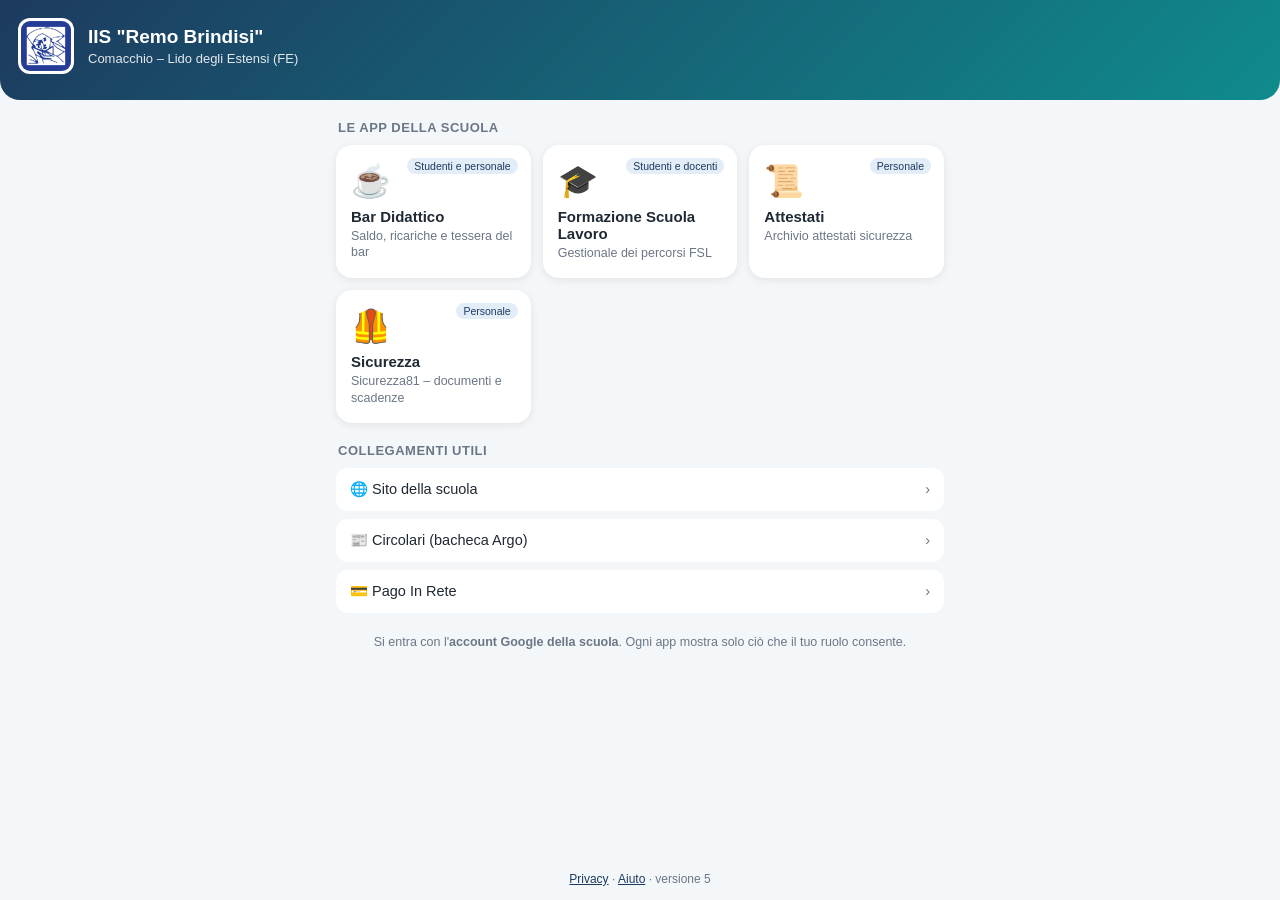
<file: sito/index.html>
<!DOCTYPE html>
<html lang="it">
<head>
<meta charset="utf-8">
<meta name="viewport" content="width=device-width, initial-scale=1, viewport-fit=cover">
<title>IIS "Remo Brindisi" – App della scuola</title>
<meta name="description" content="Le app dell'IIS Remo Brindisi di Comacchio – Lido degli Estensi: Bar Didattico, Formazione Scuola Lavoro, Attestati, Sicurezza.">
<meta name="theme-color" content="#1d3a5f">
<link rel="manifest" href="manifest.webmanifest">
<link rel="icon" type="image/png" sizes="32x32" href="icone/favicon-32.png">
<link rel="icon" type="image/png" sizes="48x48" href="icone/favicon-48.png">
<link rel="apple-touch-icon" href="icone/apple-touch-icon.png">
<meta name="apple-mobile-web-app-capable" content="yes">
<meta name="apple-mobile-web-app-title" content="Brindisi">
<meta name="apple-mobile-web-app-status-bar-style" content="black-translucent">
<link rel="stylesheet" href="stile.css">
</head>
<body>
<header class="testa">
  <img class="logo" src="icone/logo.png" alt="Logo IIS Remo Brindisi" width="56" height="56">
  <div>
    <h1 id="nomeScuola">IIS "Remo Brindisi"</h1>
    <p id="sottotitolo">Comacchio – Lido degli Estensi (FE)</p>
  </div>
</header>

<main>
  <div id="installa" class="installa" hidden>
    <div><b>Installa l'app sul telefono</b><span id="installaTesto">Avrai l'icona della scuola nella schermata Home.</span></div>
    <button id="installaBtn" type="button">Installa</button>
    <button id="installaChiudi" class="chiudi" type="button" aria-label="Non mostrare più">✕</button>
  </div>

  <h2>Le app della scuola</h2>
  <div id="griglia" class="griglia"></div>

  <h2 id="titoloLink">Collegamenti utili</h2>
  <div id="collegamenti"></div>

  <p class="nota">Si entra con l'<b>account Google della scuola</b>. Ogni app mostra solo ciò che il tuo ruolo consente.</p>
</main>

<footer>
  <a href="privacy.html">Privacy</a> · <a href="aiuto.html">Aiuto</a> · <span id="versione"></span>
</footer>

<script src="config.js"></script>
<script src="app.js"></script>
</body>
</html>
</file>
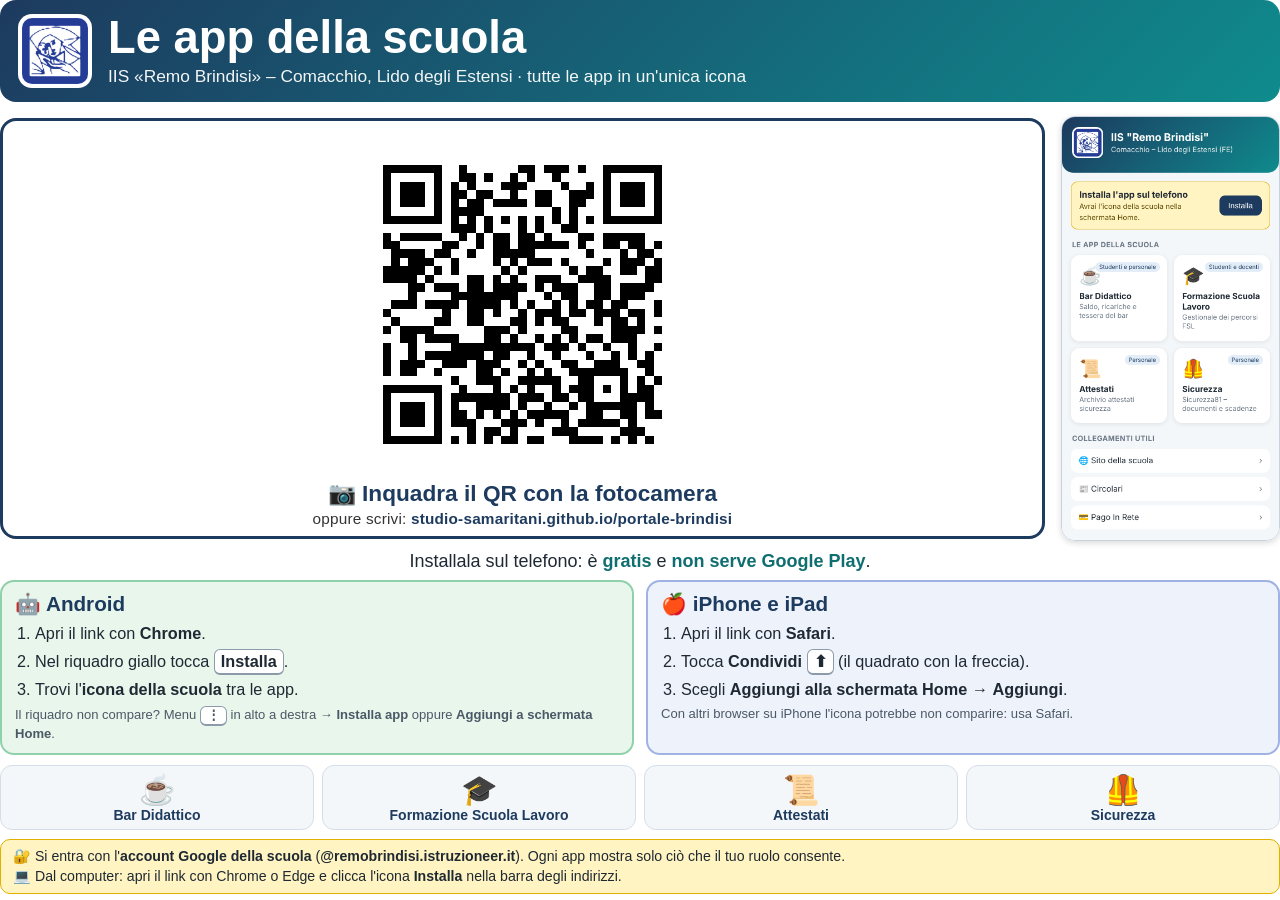
<file: materiale/locandina.html>
<!DOCTYPE html>
<html lang="it">
<head>
<meta charset="utf-8">
<title>Le app della scuola – locandina</title>
<style>
@page { size: A4; margin: 9mm; }
* { box-sizing: border-box; }
body { margin: 0; font-family: Arial, Helvetica, sans-serif; color: #1f2933; }
.testa { background: linear-gradient(135deg, #1d3a5f, #0f8b8d); color: #fff; border-radius: 16px; padding: 14px 18px; display: flex; align-items: center; gap: 16px; }
.testa img { width: 74px; height: 74px; border-radius: 14px; background: #fff; padding: 4px; }
.testa h1 { margin: 0; font-size: 34pt; line-height: 1; }
.testa p { margin: 6px 0 0; font-size: 13pt; opacity: .95; }
.centro { display: flex; align-items: center; gap: 16px; margin: 14px 0 10px; }
.qr { flex: 1; text-align: center; border: 3px solid #1d3a5f; border-radius: 16px; padding: 10px 10px 8px; }
.qr img { width: 92mm; height: 92mm; display: block; margin: 0 auto; }
.qr b { display: block; font-size: 17pt; color: #1d3a5f; margin-top: 2px; }
.qr .url { font-size: 11.5pt; color: #333; margin-top: 3px; letter-spacing: .2px; }
.tel { width: 58mm; border: 1px solid #c9d3df; border-radius: 14px; box-shadow: 0 2px 6px rgba(0,0,0,.15); }
.gratis { text-align: center; font-size: 13.5pt; margin: 4px 0 8px; }
.gratis b { color: #0f6e70; }
.due { display: flex; gap: 12px; }
.col { flex: 1; border-radius: 14px; padding: 10px 13px; }
.col.a { background: #e9f6ec; border: 2px solid #8fd1aa; }
.col.i { background: #eef2fb; border: 2px solid #9fb2e3; }
.col h2 { margin: 0 0 6px; font-size: 15.5pt; color: #1d3a5f; }
.col ol { margin: 0; padding-left: 20px; font-size: 12.2pt; line-height: 1.45; }
.col li { margin: 3px 0; }
.col small { display: block; font-size: 9.8pt; color: #4b5866; margin-top: 4px; line-height: 1.3; }
.k { display: inline-block; border: 1px solid #8c9aab; border-bottom-width: 2px; border-radius: 6px; padding: 0 6px; background: #fff; font-weight: bold; white-space: nowrap; }
.app { margin-top: 10px; display: flex; gap: 8px; }
.app div { flex: 1; text-align: center; background: #f4f7fa; border: 1px solid #d5dee8; border-radius: 12px; padding: 6px 4px; font-size: 10.5pt; font-weight: bold; color: #1d3a5f; }
.app span { display: block; font-size: 22pt; line-height: 1.2; }
.nota { margin-top: 9px; background: #fff4c2; border: 1px solid #e0b100; border-radius: 10px; padding: 7px 12px; font-size: 10.6pt; line-height: 1.38; }
</style>
</head>
<body>
<div class="testa">
  <img src="logo.png" alt="">
  <div><h1>Le app della scuola</h1><p>IIS «Remo Brindisi» – Comacchio, Lido degli Estensi · tutte le app in un'unica icona</p></div>
</div>

<div class="centro">
  <div class="qr">
    <img src="qr-portale.svg" alt="QR del portale">
    <b>📷 Inquadra il QR con la fotocamera</b>
    <div class="url">oppure scrivi: <b style="display:inline;font-size:11.5pt">studio-samaritani.github.io/portale-brindisi</b></div>
  </div>
  <img class="tel" src="portale-tel.png" alt="Il portale sul telefono">
</div>

<p class="gratis">Installala sul telefono: è <b>gratis</b> e <b>non serve Google Play</b>.</p>

<div class="due">
  <div class="col a">
    <h2>🤖 Android</h2>
    <ol>
      <li>Apri il link con <b>Chrome</b>.</li>
      <li>Nel riquadro giallo tocca <span class="k">Installa</span>.</li>
      <li>Trovi l'<b>icona della scuola</b> tra le app.</li>
    </ol>
    <small>Il riquadro non compare? Menu <span class="k">⋮</span> in alto a destra → <b>Installa app</b> oppure <b>Aggiungi a schermata Home</b>.</small>
  </div>
  <div class="col i">
    <h2>🍎 iPhone e iPad</h2>
    <ol>
      <li>Apri il link con <b>Safari</b>.</li>
      <li>Tocca <b>Condividi</b> <span class="k">⬆︎</span> (il quadrato con la freccia).</li>
      <li>Scegli <b>Aggiungi alla schermata Home</b> → <b>Aggiungi</b>.</li>
    </ol>
    <small>Con altri browser su iPhone l'icona potrebbe non comparire: usa Safari.</small>
  </div>
</div>

<div class="app">
  <div><span>☕</span>Bar Didattico</div>
  <div><span>🎓</span>Formazione Scuola Lavoro</div>
  <div><span>📜</span>Attestati</div>
  <div><span>🦺</span>Sicurezza</div>
</div>

<div class="nota">
  🔐 Si entra con l'<b>account Google della scuola</b> (<b>@remobrindisi.istruzioneer.it</b>). Ogni app mostra solo ciò che il tuo ruolo consente.<br>
  💻 Dal computer: apri il link con Chrome o Edge e clicca l'icona <b>Installa</b> nella barra degli indirizzi.
</div>
</body>
</html>
</file>
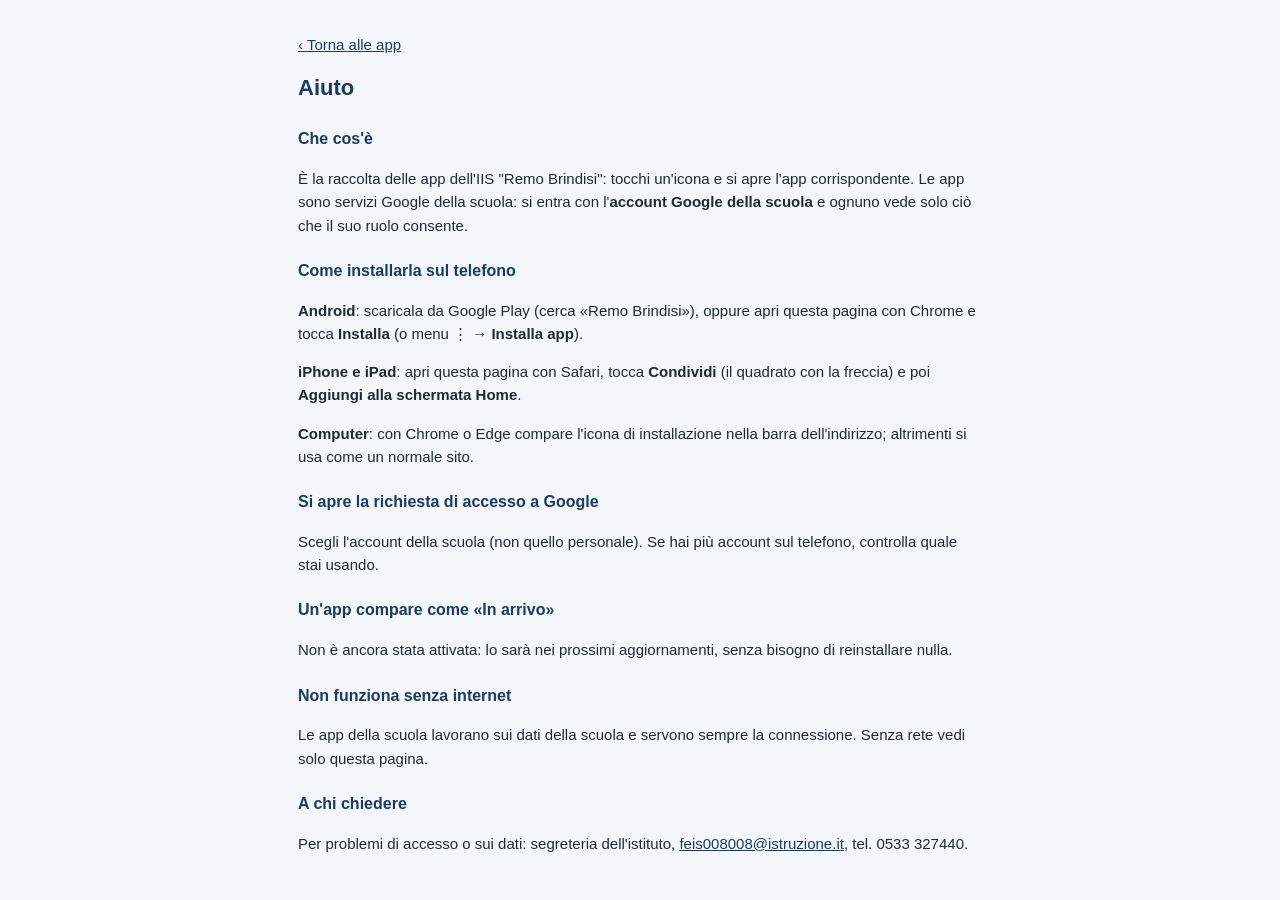
<file: sito/aiuto.html>
<!DOCTYPE html>
<html lang="it"><head><meta charset="utf-8"><meta name="viewport" content="width=device-width, initial-scale=1">
<title>Aiuto – App della scuola IIS "Remo Brindisi"</title><meta name="theme-color" content="#1d3a5f"><link rel="stylesheet" href="stile.css"></head>
<body><div class="pagina">
<p><a href="./">‹ Torna alle app</a></p>
<h1>Aiuto</h1>
<h2>Che cos'è</h2>
<p>È la raccolta delle app dell'IIS "Remo Brindisi": tocchi un'icona e si apre l'app corrispondente. Le app sono servizi Google della scuola: si entra con l'<b>account Google della scuola</b> e ognuno vede solo ciò che il suo ruolo consente.</p>
<h2 id="installare">Come installarla sul telefono</h2>
<p><b>Android</b>: scaricala da Google Play (cerca «Remo Brindisi»), oppure apri questa pagina con Chrome e tocca <b>Installa</b> (o menu ⋮ → <b>Installa app</b>).</p>
<p><b>iPhone e iPad</b>: apri questa pagina con Safari, tocca <b>Condividi</b> (il quadrato con la freccia) e poi <b>Aggiungi alla schermata Home</b>.</p>
<p><b>Computer</b>: con Chrome o Edge compare l'icona di installazione nella barra dell'indirizzo; altrimenti si usa come un normale sito.</p>
<h2>Si apre la richiesta di accesso a Google</h2>
<p>Scegli l'account della scuola (non quello personale). Se hai più account sul telefono, controlla quale stai usando.</p>
<h2>Un'app compare come «In arrivo»</h2>
<p>Non è ancora stata attivata: lo sarà nei prossimi aggiornamenti, senza bisogno di reinstallare nulla.</p>
<h2>Non funziona senza internet</h2>
<p>Le app della scuola lavorano sui dati della scuola e servono sempre la connessione. Senza rete vedi solo questa pagina.</p>
<h2>A chi chiedere</h2>
<p>Per problemi di accesso o sui dati: segreteria dell'istituto, <a href="mailto:feis008008@istruzione.it">feis008008@istruzione.it</a>, tel. 0533 327440.</p>
</div></body></html>
</file>
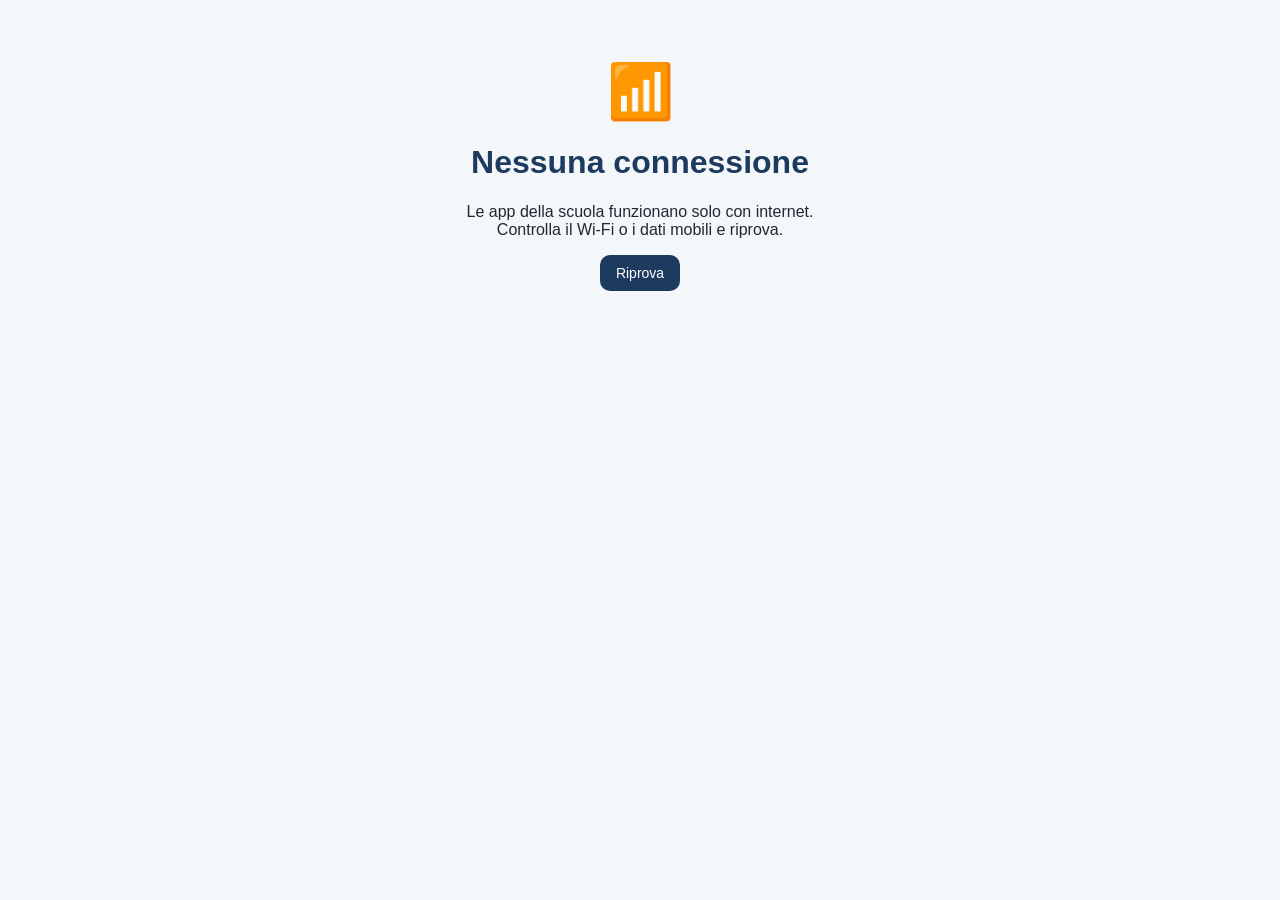
<file: sito/offline.html>
<!DOCTYPE html>
<html lang="it"><head><meta charset="utf-8"><meta name="viewport" content="width=device-width, initial-scale=1">
<title>Senza connessione – IIS "Remo Brindisi"</title><meta name="theme-color" content="#1d3a5f"><link rel="stylesheet" href="stile.css"></head>
<body><div class="offline"><div class="ico">📶</div><h1 style="color:#1d3a5f">Nessuna connessione</h1>
<p>Le app della scuola funzionano solo con internet.<br>Controlla il Wi-Fi o i dati mobili e riprova.</p>
<button class="btn" onclick="location.href='./'">Riprova</button></div></body></html>
</file>
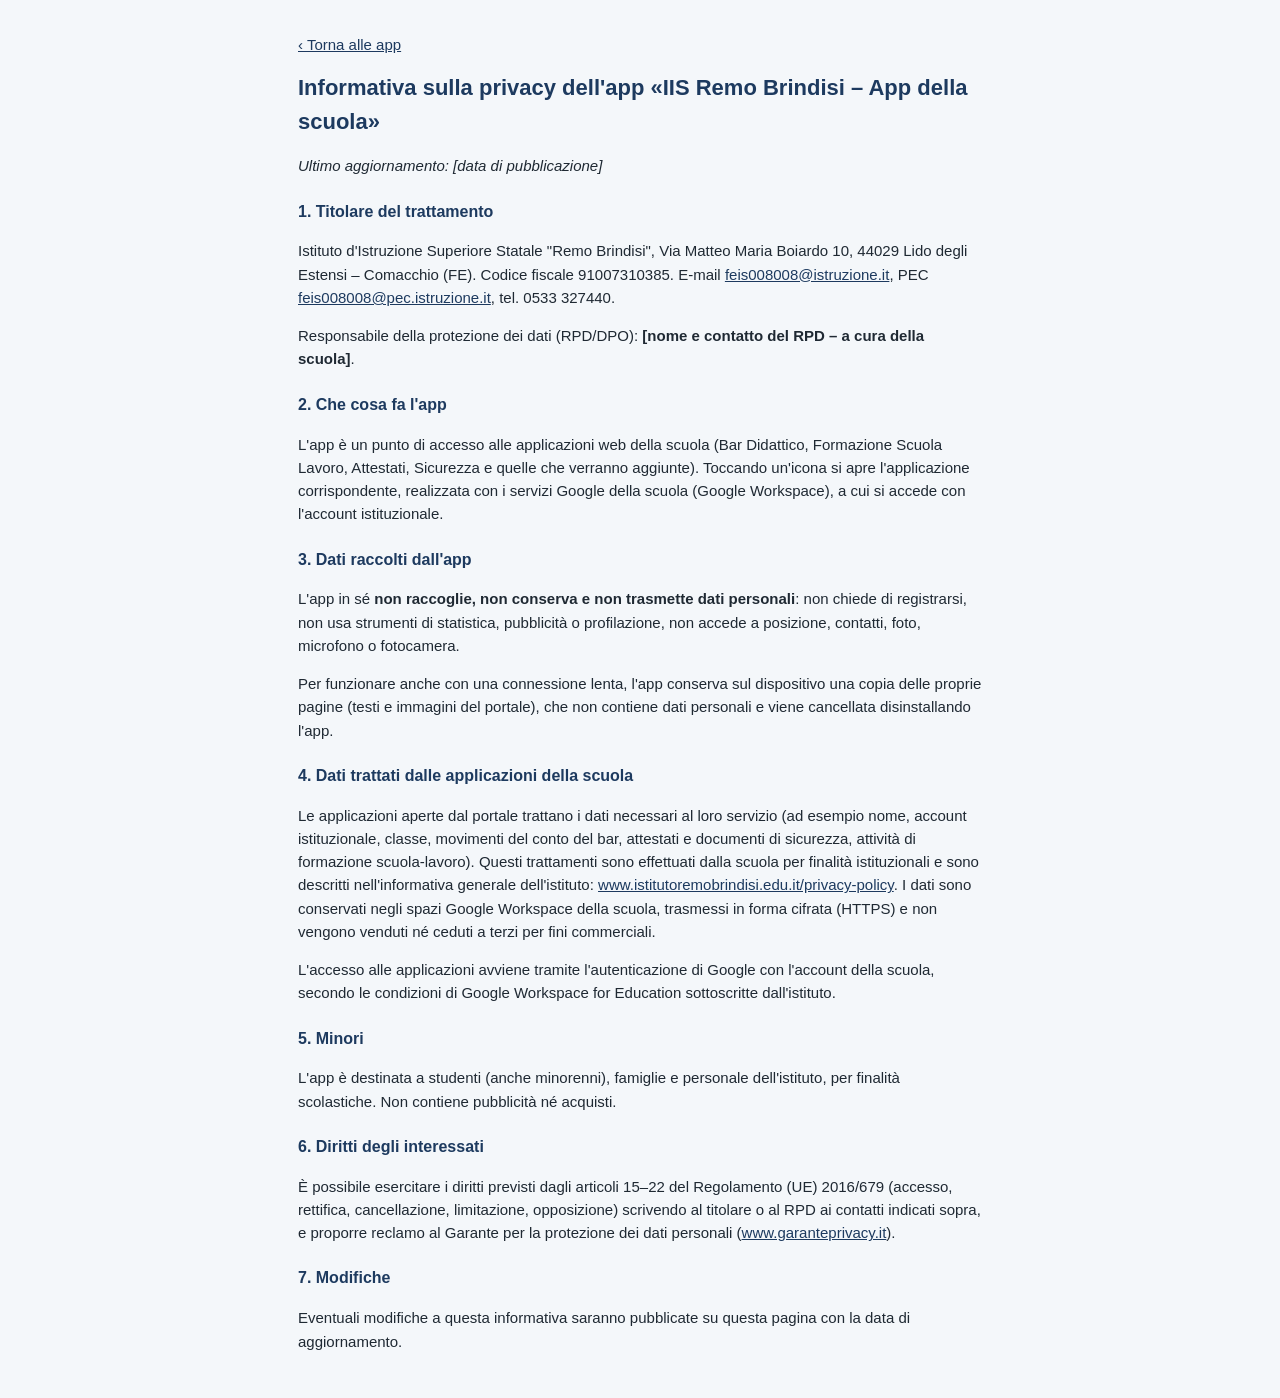
<file: sito/privacy.html>
<!DOCTYPE html>
<html lang="it"><head><meta charset="utf-8"><meta name="viewport" content="width=device-width, initial-scale=1">
<title>Informativa privacy – App della scuola IIS "Remo Brindisi"</title><meta name="theme-color" content="#1d3a5f"><link rel="stylesheet" href="stile.css"></head>
<body><div class="pagina">
<p><a href="./">‹ Torna alle app</a></p>
<h1>Informativa sulla privacy dell'app «IIS Remo Brindisi – App della scuola»</h1>
<p><i>Ultimo aggiornamento: [data di pubblicazione]</i></p>

<h2>1. Titolare del trattamento</h2>
<p>Istituto d'Istruzione Superiore Statale "Remo Brindisi", Via Matteo Maria Boiardo 10, 44029 Lido degli Estensi – Comacchio (FE). Codice fiscale 91007310385. E-mail <a href="mailto:feis008008@istruzione.it">feis008008@istruzione.it</a>, PEC <a href="mailto:feis008008@pec.istruzione.it">feis008008@pec.istruzione.it</a>, tel. 0533 327440.</p>
<p>Responsabile della protezione dei dati (RPD/DPO): <b>[nome e contatto del RPD – a cura della scuola]</b>.</p>

<h2>2. Che cosa fa l'app</h2>
<p>L'app è un punto di accesso alle applicazioni web della scuola (Bar Didattico, Formazione Scuola Lavoro, Attestati, Sicurezza e quelle che verranno aggiunte). Toccando un'icona si apre l'applicazione corrispondente, realizzata con i servizi Google della scuola (Google Workspace), a cui si accede con l'account istituzionale.</p>

<h2>3. Dati raccolti dall'app</h2>
<p>L'app in sé <b>non raccoglie, non conserva e non trasmette dati personali</b>: non chiede di registrarsi, non usa strumenti di statistica, pubblicità o profilazione, non accede a posizione, contatti, foto, microfono o fotocamera.</p>
<p>Per funzionare anche con una connessione lenta, l'app conserva sul dispositivo una copia delle proprie pagine (testi e immagini del portale), che non contiene dati personali e viene cancellata disinstallando l'app.</p>

<h2>4. Dati trattati dalle applicazioni della scuola</h2>
<p>Le applicazioni aperte dal portale trattano i dati necessari al loro servizio (ad esempio nome, account istituzionale, classe, movimenti del conto del bar, attestati e documenti di sicurezza, attività di formazione scuola-lavoro). Questi trattamenti sono effettuati dalla scuola per finalità istituzionali e sono descritti nell'informativa generale dell'istituto: <a href="https://www.istitutoremobrindisi.edu.it/privacy-policy/" target="_blank" rel="noopener">www.istitutoremobrindisi.edu.it/privacy-policy</a>. I dati sono conservati negli spazi Google Workspace della scuola, trasmessi in forma cifrata (HTTPS) e non vengono venduti né ceduti a terzi per fini commerciali.</p>
<p>L'accesso alle applicazioni avviene tramite l'autenticazione di Google con l'account della scuola, secondo le condizioni di Google Workspace for Education sottoscritte dall'istituto.</p>

<h2>5. Minori</h2>
<p>L'app è destinata a studenti (anche minorenni), famiglie e personale dell'istituto, per finalità scolastiche. Non contiene pubblicità né acquisti.</p>

<h2>6. Diritti degli interessati</h2>
<p>È possibile esercitare i diritti previsti dagli articoli 15–22 del Regolamento (UE) 2016/679 (accesso, rettifica, cancellazione, limitazione, opposizione) scrivendo al titolare o al RPD ai contatti indicati sopra, e proporre reclamo al Garante per la protezione dei dati personali (<a href="https://www.garanteprivacy.it" target="_blank" rel="noopener">www.garanteprivacy.it</a>).</p>

<h2>7. Modifiche</h2>
<p>Eventuali modifiche a questa informativa saranno pubblicate su questa pagina con la data di aggiornamento.</p>
</div></body></html>
</file>
<file: sito/stile.css>
/* Gli elementi con l'attributo hidden restano nascosti anche se hanno uno stile "display" proprio. */
[hidden] { display: none !important; }

:root { --blu: #1d3a5f; --blu-logo: #243c96; --acqua: #0f8b8d; --chiaro: #f4f7fa; --bordo: #d5dee8; --testo: #1f2933; --grigio: #6b7785; }
* { box-sizing: border-box; }
html, body { margin: 0; padding: 0; }
body { font-family: "Segoe UI", Roboto, Arial, sans-serif; color: var(--testo); background: var(--chiaro); min-height: 100vh; display: flex; flex-direction: column; }
a { color: var(--blu); }
.testa { background: linear-gradient(135deg, var(--blu), var(--acqua)); color: #fff; display: flex; gap: 14px; align-items: center;
  padding: calc(18px + env(safe-area-inset-top)) 18px 26px; border-radius: 0 0 20px 20px; }
.logo { width: 56px; height: 56px; border-radius: 12px; background: #fff; padding: 3px; flex: none; }
.testa h1 { font-size: 19px; margin: 0; }
.testa p { margin: 3px 0 0; font-size: 13px; opacity: .88; }
main { flex: 1; width: 100%; max-width: 640px; margin: 0 auto; padding: 0 16px 20px; }
h2 { font-size: 13px; color: var(--grigio); text-transform: uppercase; letter-spacing: .5px; margin: 20px 2px 10px; }
.griglia { display: grid; grid-template-columns: 1fr 1fr; gap: 12px; }
.tile { display: block; background: #fff; border-radius: 16px; padding: 16px 14px; text-decoration: none; color: inherit; box-shadow: 0 2px 8px rgba(0,0,0,.08); border: 1px solid transparent; position: relative; min-height: 132px; }
.tile:active { transform: scale(.98); }
.tile:focus-visible { outline: 3px solid #9cc2e8; }
.tile .ico { font-size: 32px; display: block; margin-bottom: 8px; }
.tile b { display: block; font-size: 15px; }
.tile small { color: var(--grigio); font-size: 12.5px; display: block; margin-top: 3px; line-height: 1.3; }
.tile .per { position: absolute; top: 12px; right: 12px; font-size: 10.5px; color: var(--blu); background: #e2edf8; border-radius: 8px; padding: 2px 7px; }
.tile.arrivo { opacity: .55; cursor: default; box-shadow: none; border: 1px dashed var(--bordo); }
.tile.arrivo .per { background: #eceff3; color: var(--grigio); }
.link { display: flex; justify-content: space-between; align-items: center; background: #fff; border-radius: 12px; padding: 13px 14px; margin-bottom: 8px; text-decoration: none; color: inherit; font-size: 14.5px; }
.link span:last-child { color: var(--grigio); }
.installa { display: flex; gap: 12px; align-items: center; justify-content: space-between; background: #fff4c2; border: 1px solid #e0b100; border-radius: 12px; padding: 12px 14px; margin-top: 16px; }
.installa b { display: block; }
.installa span { font-size: 13px; color: #5b4a00; }
.installa .chiudi { background: none; border: none; color: #7a6400; font-size: 18px; padding: 4px 6px; cursor: pointer; flex: none; }
.installa button, .btn { background: var(--blu); color: #fff; border: none; border-radius: 10px; padding: 10px 16px; font-size: 14px; cursor: pointer; flex: none; }
.nota { font-size: 12.5px; color: var(--grigio); text-align: center; margin-top: 22px; }
footer { text-align: center; font-size: 12px; color: var(--grigio); padding: 14px 10px calc(14px + env(safe-area-inset-bottom)); }
.pagina { max-width: 720px; margin: 0 auto; padding: 18px 18px 30px; line-height: 1.55; font-size: 15px; }
.pagina h1 { color: var(--blu); font-size: 22px; }
.pagina h2 { font-size: 16px; color: var(--blu); text-transform: none; letter-spacing: 0; margin: 22px 0 6px; }
.offline { text-align: center; padding: 60px 24px; }
.offline .ico { font-size: 54px; }
@media (min-width: 560px) { .griglia { grid-template-columns: 1fr 1fr 1fr; } }
@media (prefers-color-scheme: dark) {
  body { background: #0f1720; color: #e6edf3; }
  .tile, .link { background: #182330; box-shadow: none; }
  .tile small, h2, .nota, footer, .link span:last-child { color: #9fb0c2; }
  .tile .per { background: #22364d; color: #cfe0f2; }
  .tile.arrivo { border-color: #2a3a4c; }
  a { color: #9cc2e8; }
}
</file>
